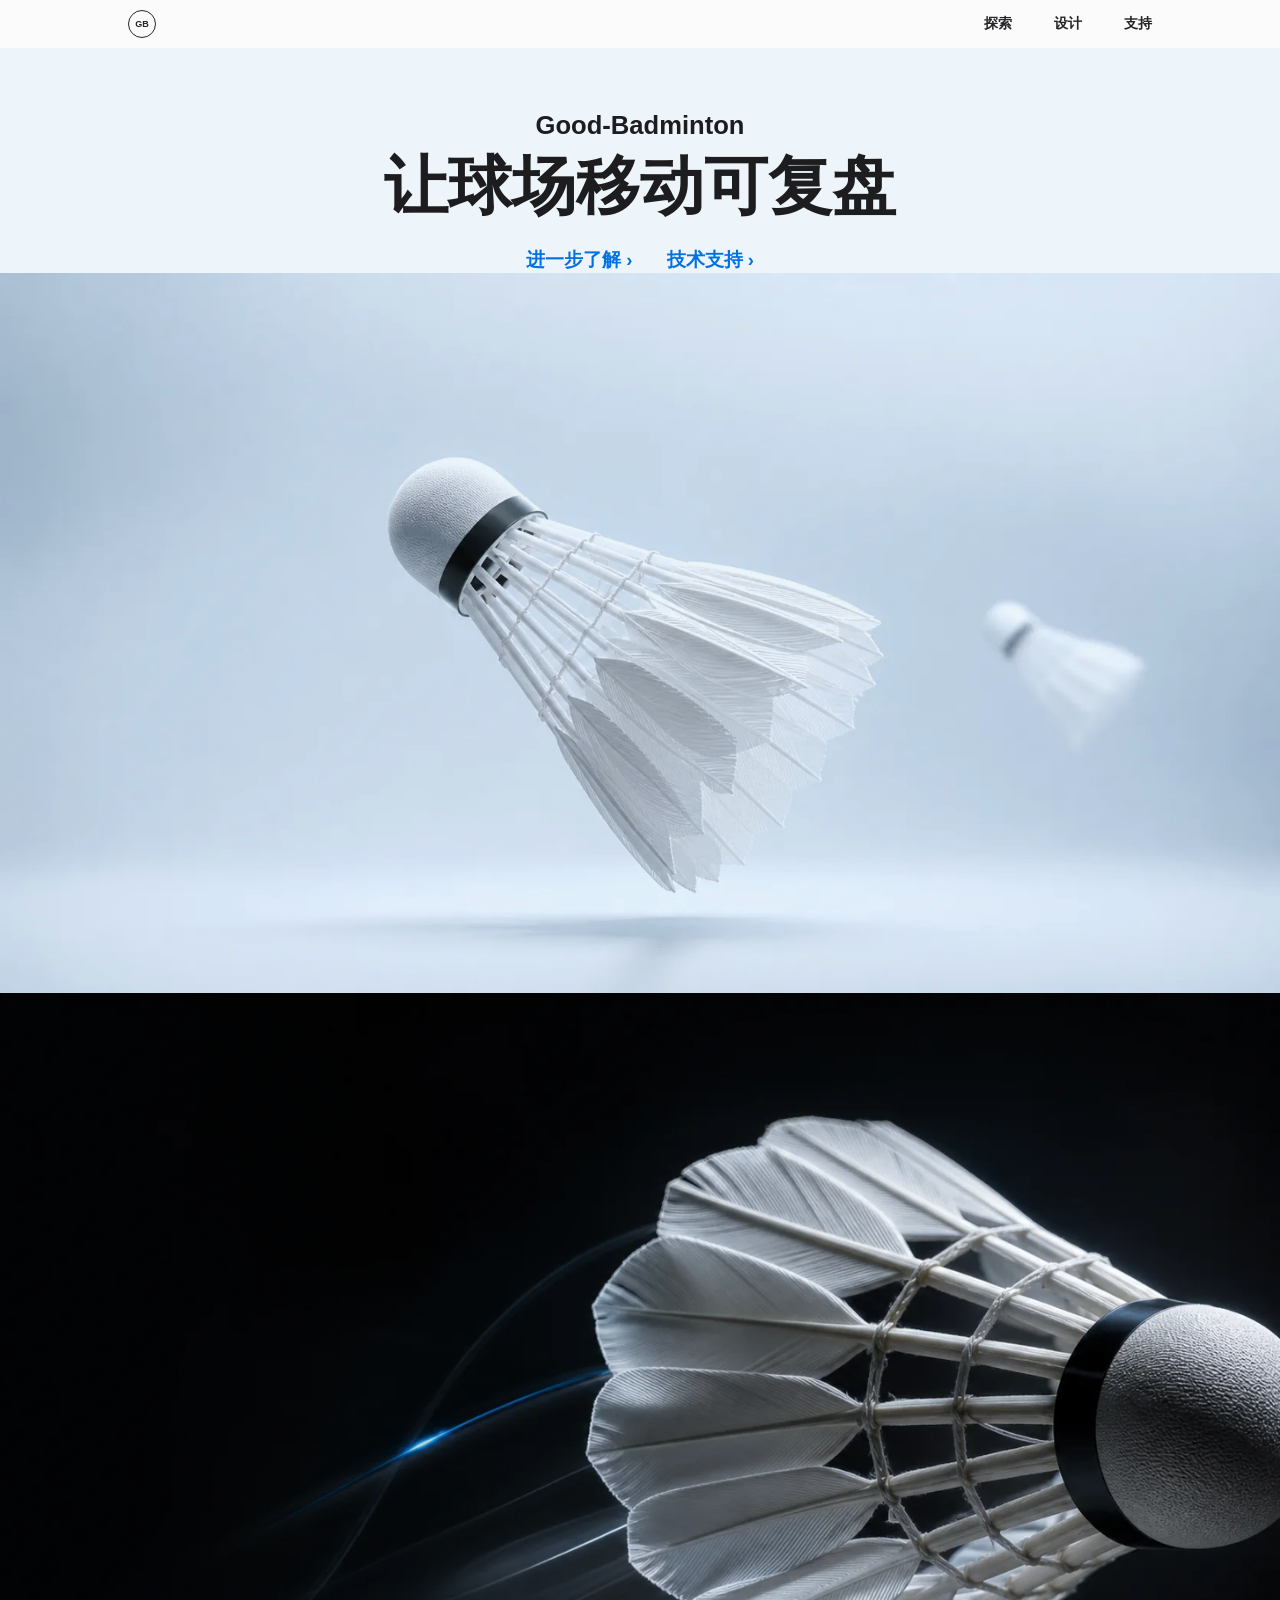
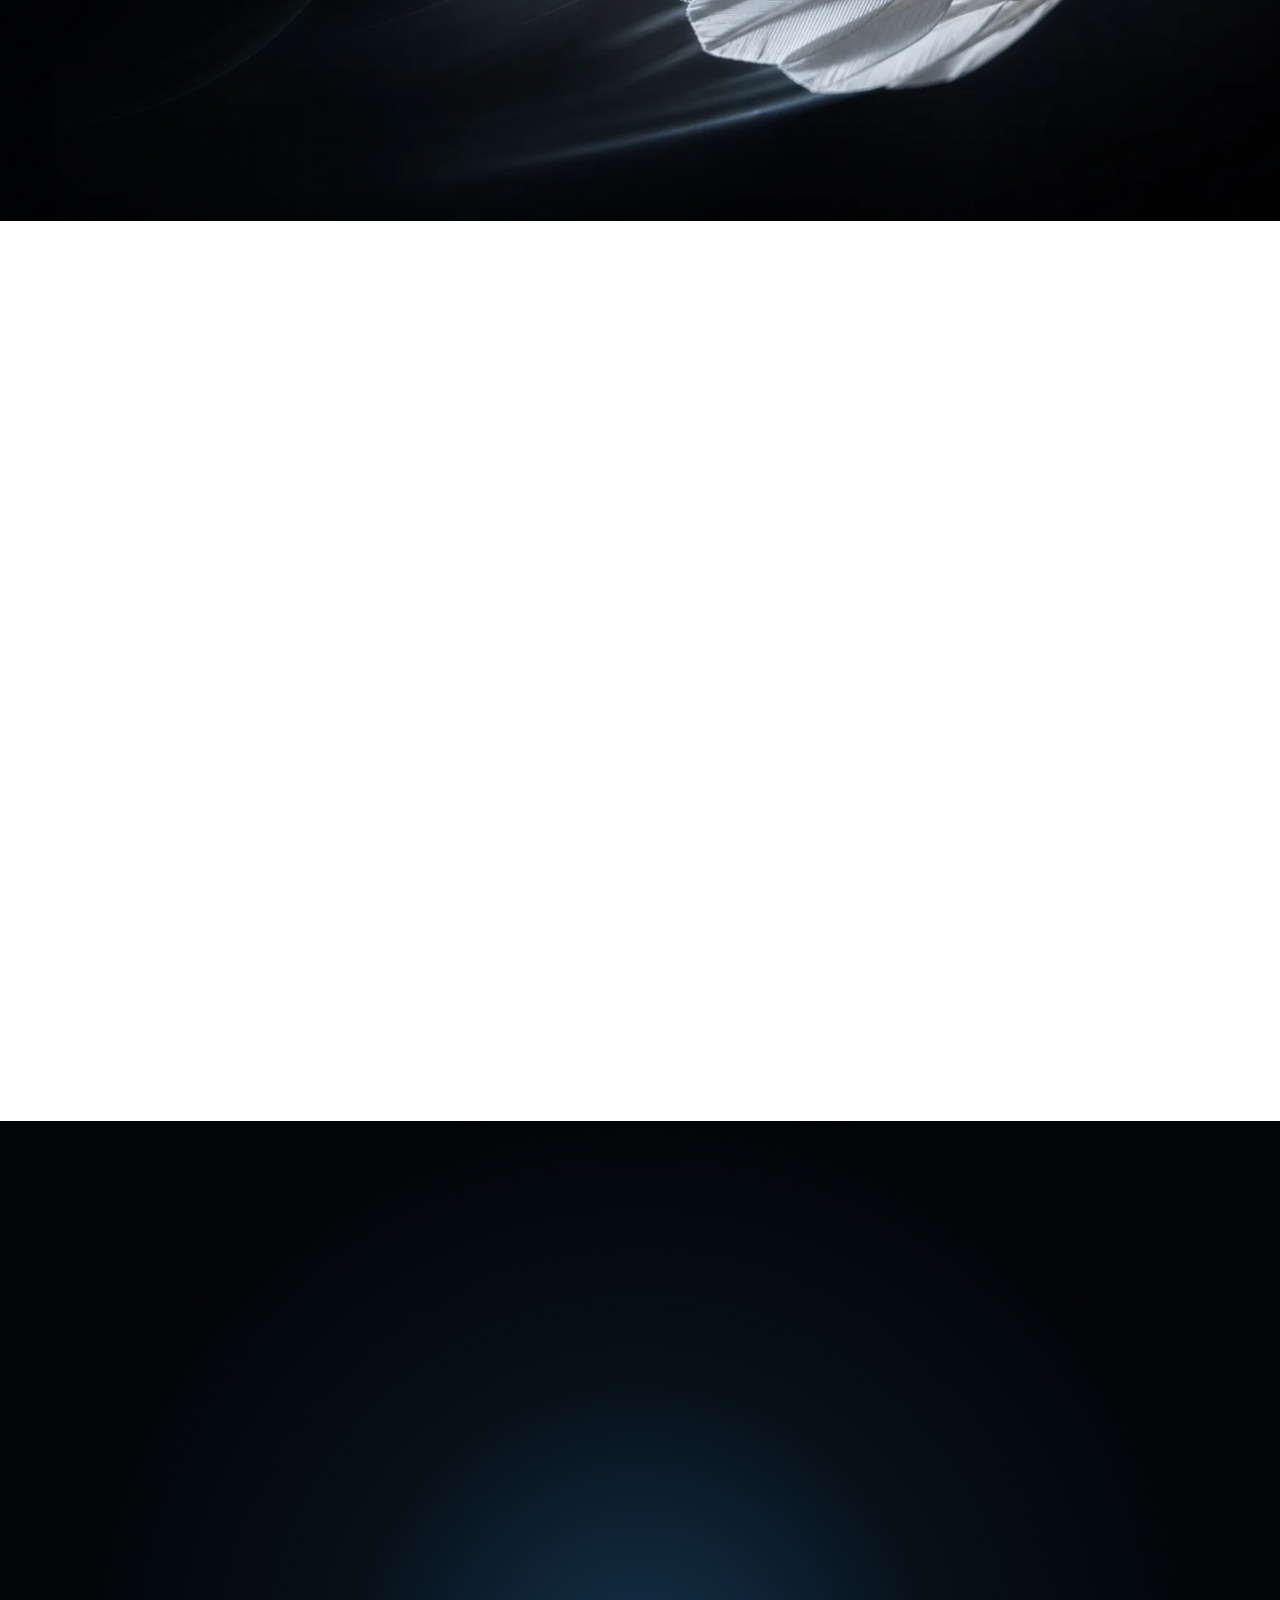
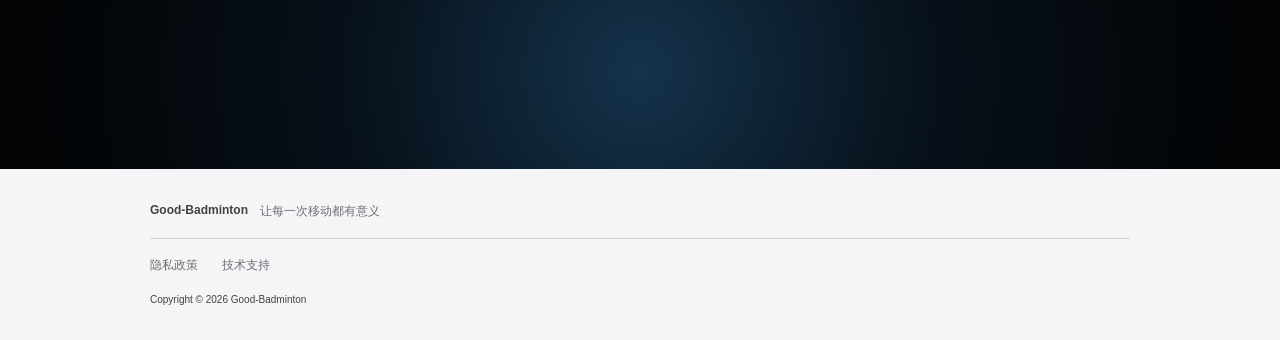
<file: website/index.html>
<!doctype html>
<html lang="zh-CN">
  <head>
    <meta charset="utf-8" />
    <meta name="viewport" content="width=device-width, initial-scale=1" />
    <meta name="description" content="智羽：从单机位羽毛球视频查看移动轨迹、场区覆盖与训练复盘。" />
    <title>Good-Badminton</title>
    <link rel="stylesheet" href="./landing-apple.css?v=20260711-5" />
  </head>
  <body>
    <header class="global-nav">
      <a class="symbol" href="#top" aria-label="Good-Badminton 首页">GB</a>
      <nav aria-label="主导航"><a href="#vision">探索</a><a href="#design">设计</a><a href="./support.html">支持</a></nav>
    </header>

    <main id="top">
      <section class="hero light-section">
        <div class="headline reveal">
          <p class="product-name">Good-Badminton</p>
          <h1>让球场移动可复盘</h1>
          <div class="links"><a href="#vision">进一步了解 ›</a><a href="./support.html">技术支持 ›</a></div>
        </div>
        <img class="hero-product" src="./assets/shuttle-hero-v1.webp" alt="悬浮于浅色空间中的白色羽毛球" />
      </section>

      <section class="statement dark-section" id="vision">
        <img class="dark-product" src="./assets/shuttle-dark-v1.webp" alt="深色空间中的羽毛球细节" />
        <div class="statement-copy reveal">
          <p>从单机位比赛视频出发</p>
          <h2>移动<br /><span>有迹可循</span></h2>
          <a href="#design">继续探索 ›</a>
        </div>
      </section>

      <section class="detail light-section" id="design">
        <div class="detail-copy reveal">
          <p>轨迹、热力图与条件覆盖</p>
          <h2>看见站位<br /><span>回看关键片段</span></h2>
        </div>
        <img class="detail-product reveal" src="./assets/shuttle-hero-v1.webp" alt="白色羽毛球的羽毛细节" />
      </section>

      <section class="closing dark-section" id="closing">
        <div class="closing-copy reveal">
          <p>Good-Badminton</p>
          <h2>把训练记录留给下一次复盘</h2>
          <div class="links"><a href="#top">返回顶部 ↑</a><a href="./privacy.html">隐私政策 ›</a></div>
        </div>
      </section>
    </main>

    <footer><div><strong>Good-Badminton</strong><span>让每一次移动都有意义</span></div><nav><a href="./privacy.html">隐私政策</a><a href="./support.html">技术支持</a></nav><small>Copyright © 2026 Good-Badminton</small></footer>
    <script src="./landing-apple.js?v=20260711-1"></script>
  </body>
</html>
</file>
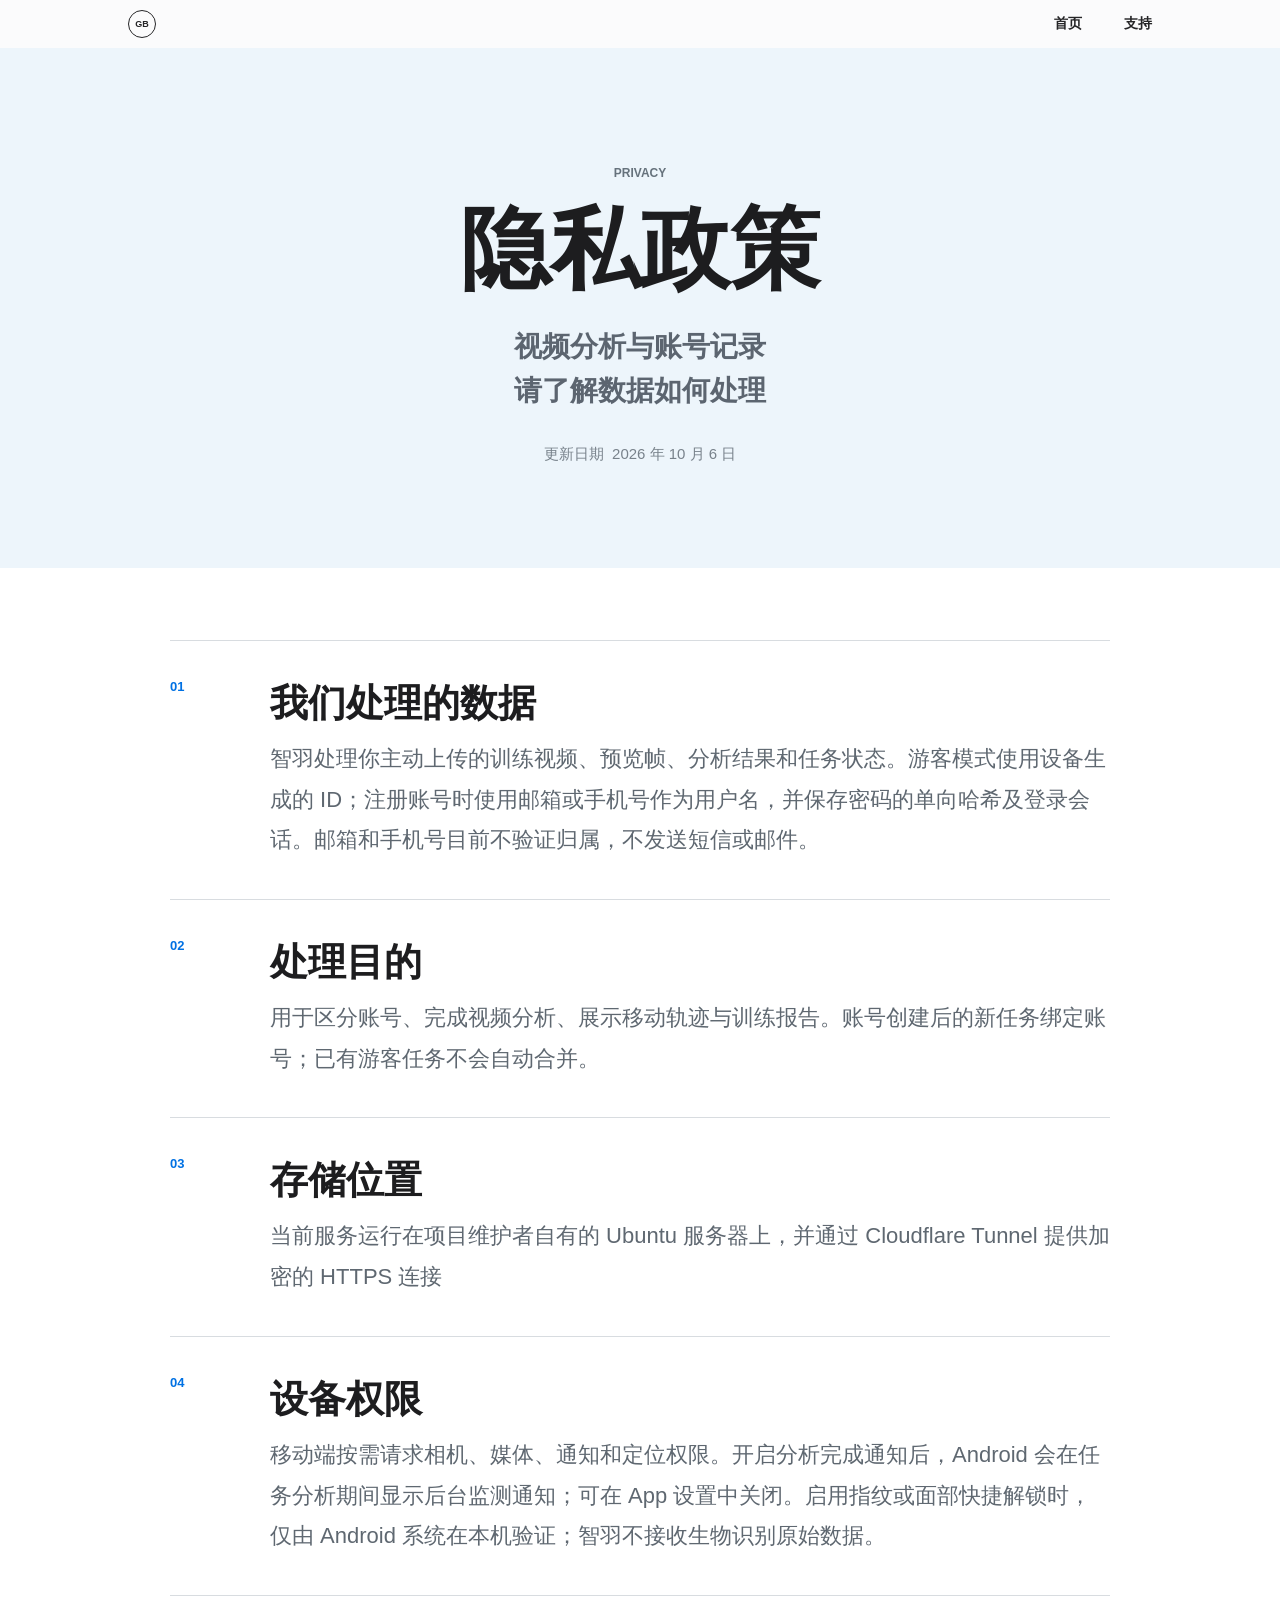
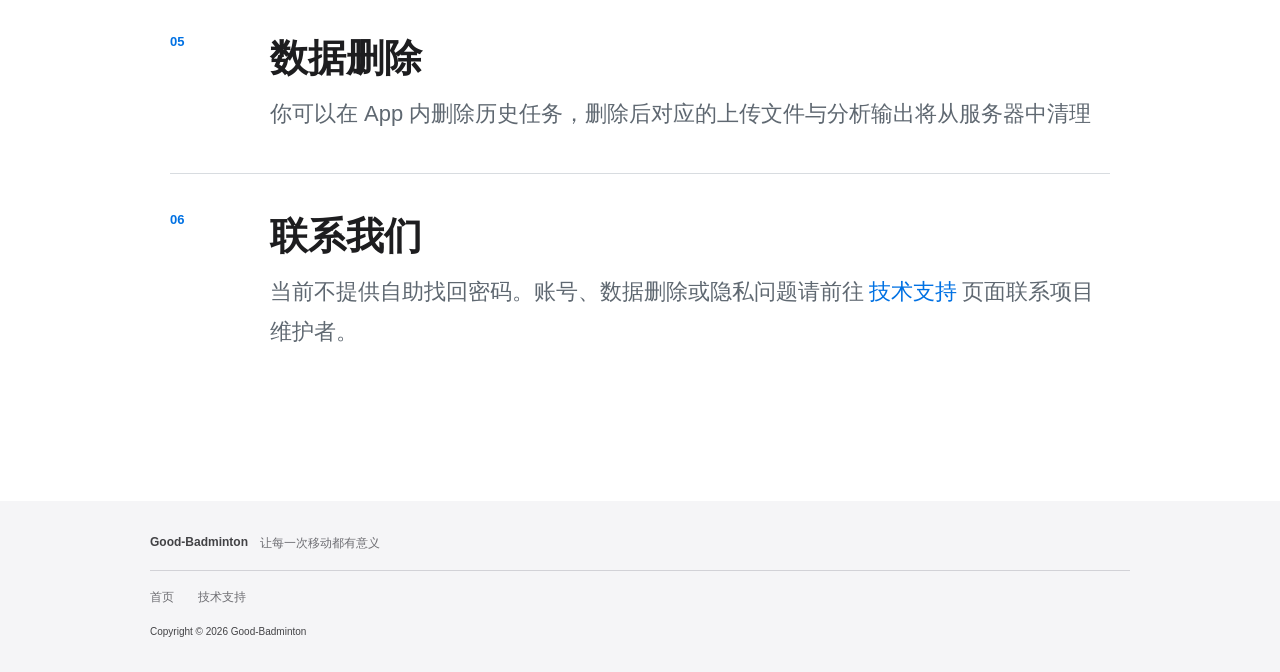
<file: website/privacy.html>
<!doctype html>
<html lang="zh-CN">
  <head>
    <meta charset="utf-8" />
    <meta name="viewport" content="width=device-width, initial-scale=1" />
    <meta name="description" content="Good-Badminton 隐私政策" />
    <title>隐私政策 | Good-Badminton</title>
    <link rel="stylesheet" href="./landing-apple.css?v=20260711-5" />
  </head>
  <body class="legal-page">
    <header class="global-nav">
      <a class="symbol" href="./index.html" aria-label="Good-Badminton 首页">GB</a>
      <nav aria-label="主导航"><a href="./index.html">首页</a><a href="./support.html">支持</a></nav>
    </header>

    <main>
      <section class="legal-hero">
        <p class="legal-label">PRIVACY</p>
        <h1>隐私政策</h1>
        <p class="legal-intro">视频分析与账号记录<br />请了解数据如何处理</p>
        <p class="updated">更新日期&nbsp;&nbsp;2026 年 10 月 6 日</p>
      </section>

      <div class="legal-content">
        <section><span>01</span><div><h2>我们处理的数据</h2><p>智羽处理你主动上传的训练视频、预览帧、分析结果和任务状态。游客模式使用设备生成的 ID；注册账号时使用邮箱或手机号作为用户名，并保存密码的单向哈希及登录会话。邮箱和手机号目前不验证归属，不发送短信或邮件。</p></div></section>
        <section><span>02</span><div><h2>处理目的</h2><p>用于区分账号、完成视频分析、展示移动轨迹与训练报告。账号创建后的新任务绑定账号；已有游客任务不会自动合并。</p></div></section>
        <section><span>03</span><div><h2>存储位置</h2><p>当前服务运行在项目维护者自有的 Ubuntu 服务器上，并通过 Cloudflare Tunnel 提供加密的 HTTPS 连接</p></div></section>
        <section><span>04</span><div><h2>设备权限</h2><p>移动端按需请求相机、媒体、通知和定位权限。开启分析完成通知后，Android 会在任务分析期间显示后台监测通知；可在 App 设置中关闭。启用指纹或面部快捷解锁时，仅由 Android 系统在本机验证；智羽不接收生物识别原始数据。</p></div></section>
        <section><span>05</span><div><h2>数据删除</h2><p>你可以在 App 内删除历史任务，删除后对应的上传文件与分析输出将从服务器中清理</p></div></section>
        <section><span>06</span><div><h2>联系我们</h2><p>当前不提供自助找回密码。账号、数据删除或隐私问题请前往<a href="./support.html">技术支持</a>页面联系项目维护者。</p></div></section>
      </div>
    </main>

    <footer><div><strong>Good-Badminton</strong><span>让每一次移动都有意义</span></div><nav><a href="./index.html">首页</a><a href="./support.html">技术支持</a></nav><small>Copyright © 2026 Good-Badminton</small></footer>
  </body>
</html>
</file>
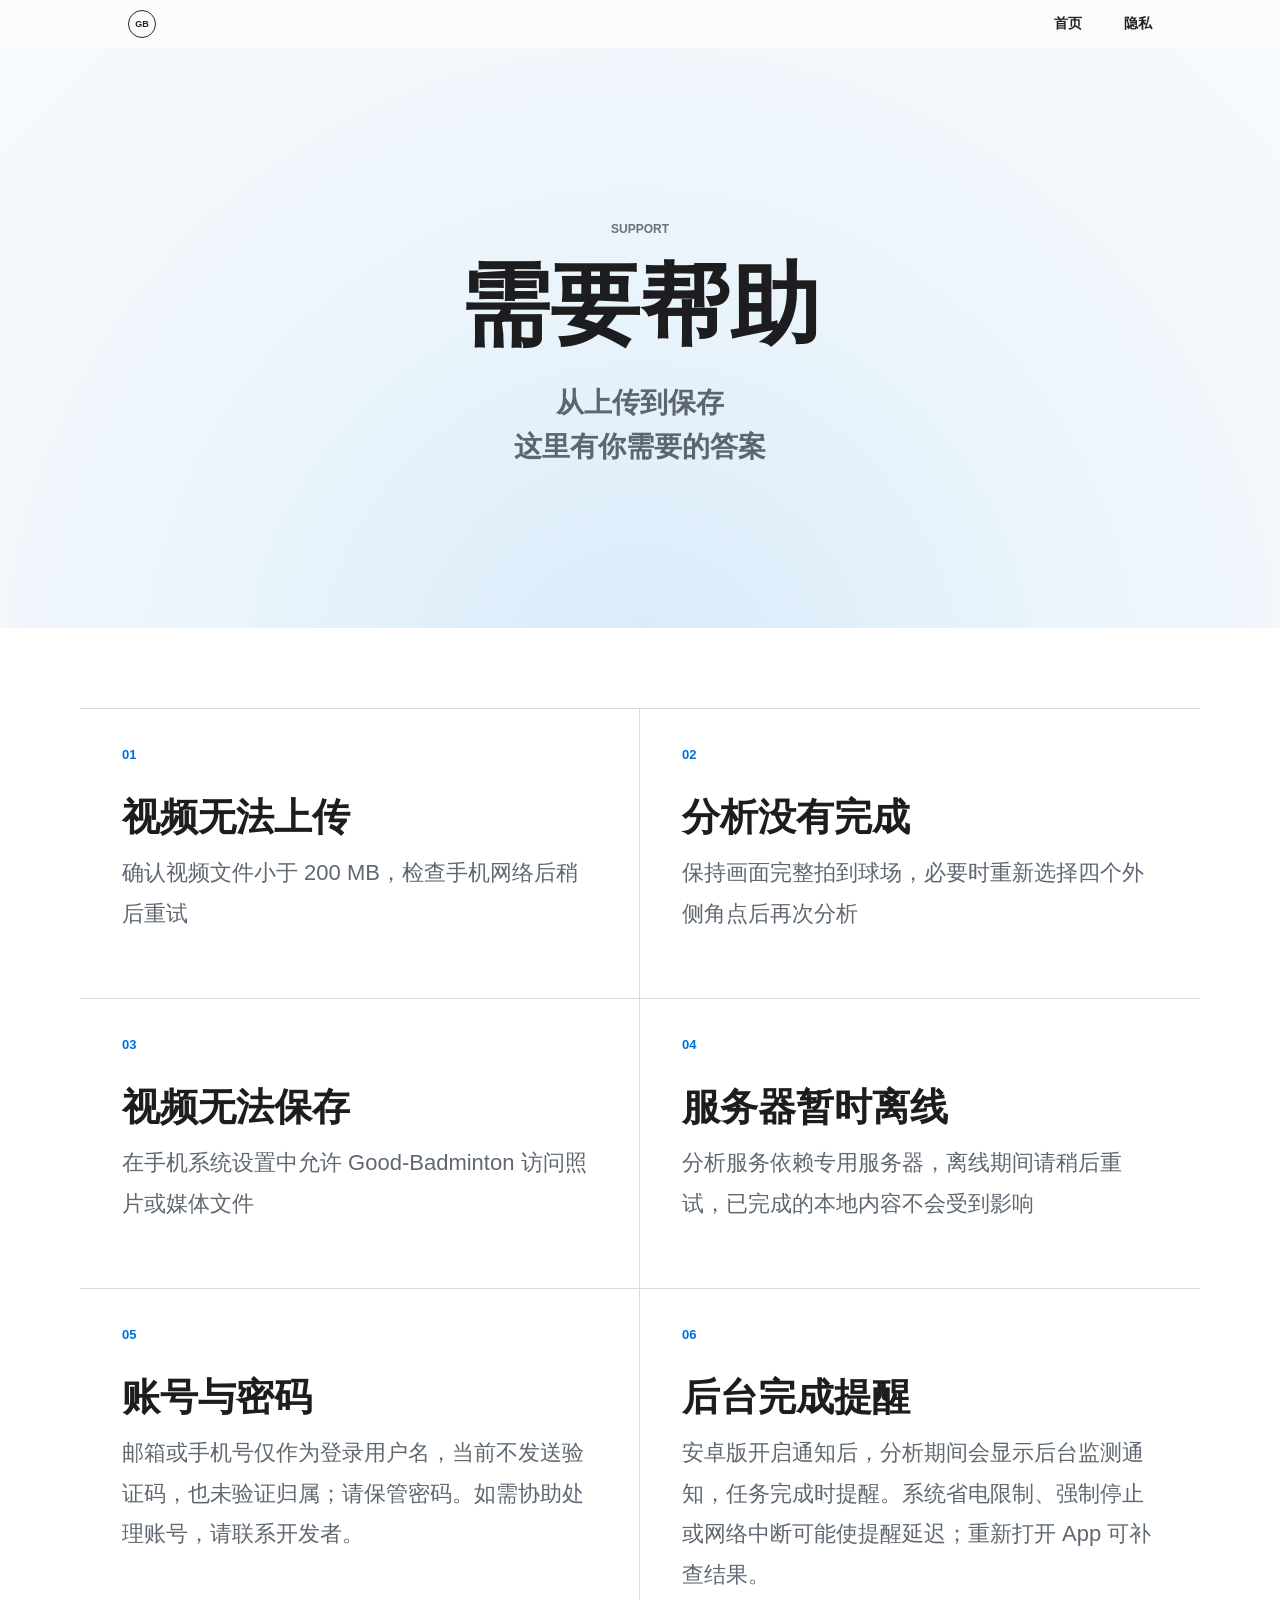
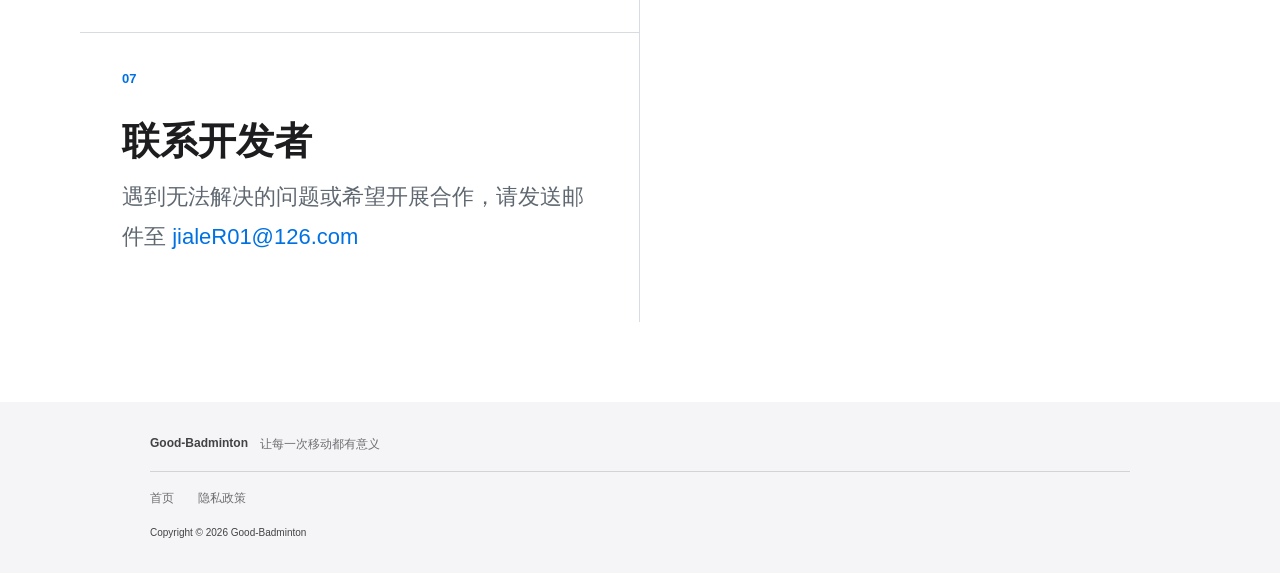
<file: website/support.html>
<!doctype html>
<html lang="zh-CN">
  <head>
    <meta charset="utf-8" />
    <meta name="viewport" content="width=device-width, initial-scale=1" />
    <meta name="description" content="Good-Badminton 技术支持" />
    <title>技术支持 | Good-Badminton</title>
    <link rel="stylesheet" href="./landing-apple.css?v=20260711-5" />
  </head>
  <body class="legal-page support-page">
    <header class="global-nav">
      <a class="symbol" href="./index.html" aria-label="Good-Badminton 首页">GB</a>
      <nav aria-label="主导航"><a href="./index.html">首页</a><a href="./privacy.html">隐私</a></nav>
    </header>

    <main>
      <section class="legal-hero support-hero">
        <p class="legal-label">SUPPORT</p>
        <h1>需要帮助</h1>
        <p class="legal-intro">从上传到保存<br />这里有你需要的答案</p>
      </section>

      <div class="support-grid">
        <article><span>01</span><h2>视频无法上传</h2><p>确认视频文件小于 200 MB，检查手机网络后稍后重试</p></article>
        <article><span>02</span><h2>分析没有完成</h2><p>保持画面完整拍到球场，必要时重新选择四个外侧角点后再次分析</p></article>
        <article><span>03</span><h2>视频无法保存</h2><p>在手机系统设置中允许 Good-Badminton 访问照片或媒体文件</p></article>
        <article><span>04</span><h2>服务器暂时离线</h2><p>分析服务依赖专用服务器，离线期间请稍后重试，已完成的本地内容不会受到影响</p></article>
        <article><span>05</span><h2>账号与密码</h2><p>邮箱或手机号仅作为登录用户名，当前不发送验证码，也未验证归属；请保管密码。如需协助处理账号，请联系开发者。</p></article>
        <article><span>06</span><h2>后台完成提醒</h2><p>安卓版开启通知后，分析期间会显示后台监测通知，任务完成时提醒。系统省电限制、强制停止或网络中断可能使提醒延迟；重新打开 App 可补查结果。</p></article>
        <article><span>07</span><h2>联系开发者</h2><p>遇到无法解决的问题或希望开展合作，请发送邮件至 <a href="mailto:jialeR01@126.com">jialeR01@126.com</a></p></article>
      </div>

    </main>

    <footer><div><strong>Good-Badminton</strong><span>让每一次移动都有意义</span></div><nav><a href="./index.html">首页</a><a href="./privacy.html">隐私政策</a></nav><small>Copyright © 2026 Good-Badminton</small></footer>
  </body>
</html>
</file>
<file: website/landing-apple.css>
:root { --ink: #1d1d1f; --blue: #0071e3; --blue-bright: #2997ff; --soft: #f5f5f7; --ice: #edf5fb; }
* { box-sizing: border-box; }
html { scroll-behavior: smooth; }
body { margin: 0; background: #fff; color: var(--ink); font-family: -apple-system, BlinkMacSystemFont, "Segoe UI", "Noto Sans CJK SC", "Microsoft YaHei", Arial, sans-serif; letter-spacing: 0; }
a { color: inherit; }
.global-nav { position: sticky; z-index: 50; top: 0; height: 48px; display: flex; align-items: center; justify-content: space-between; padding: 0 max(22px, calc((100vw - 1024px) / 2)); background: rgba(250,250,252,.82); color: #252527; backdrop-filter: saturate(180%) blur(20px); }
.symbol { display: grid; width: 28px; height: 28px; place-items: center; border: 1.5px solid #252527; border-radius: 50%; font-family: -apple-system, BlinkMacSystemFont, "Segoe UI", Arial, sans-serif; font-size: 9px; font-weight: 750; text-decoration: none; }
.global-nav nav { display: flex; gap: clamp(22px, 4vw, 42px); }
.global-nav nav a { font-size: 14px; font-weight: 600; text-decoration: none; }
.global-nav nav a:hover { color: var(--blue); }
.light-section, .dark-section { position: relative; overflow: hidden; }
.hero { min-height: calc(100svh - 48px); display: flex; flex-direction: column; align-items: center; background: var(--ice); text-align: center; }
.headline { position: relative; z-index: 2; width: min(1100px, 100%); padding: clamp(50px, 7vh, 78px) 24px 0; }
.product-name { margin: 0 0 9px; font-family: -apple-system, BlinkMacSystemFont, "Segoe UI", Arial, sans-serif; font-size: clamp(21px, 2vw, 29px); font-weight: 650; }
h1, h2, p { letter-spacing: 0; }
h1 { margin: 0; font-size: clamp(44px, 5vw, 70px); font-weight: 700; line-height: 1.18; }
.links { display: flex; justify-content: center; gap: 34px; margin-top: 22px; }
.links a, .statement-copy > a { color: var(--blue); font-size: clamp(18px, 1.45vw, 21px); font-weight: 600; text-decoration: none; }
.links a:hover, .statement-copy > a:hover { text-decoration: underline; }
.hero-product { width: 100%; min-height: 420px; flex: 1; display: block; object-fit: cover; object-position: center; mix-blend-mode: multiply; }
.statement { min-height: 92svh; display: grid; align-items: center; padding: 11vh clamp(24px, 8vw, 130px); background: #020406; color: #f5f5f7; }
.dark-product { position: absolute; inset: 0; width: 100%; height: 100%; object-fit: cover; object-position: center; }
.statement::after { content: ""; position: absolute; inset: 0; background: linear-gradient(90deg, rgba(0,0,0,.32), transparent 56%); }
.statement-copy { position: relative; z-index: 2; width: min(720px, 52vw); }
.statement-copy p, .detail-copy p, .closing-copy p { margin: 0 0 15px; font-size: clamp(21px, 1.8vw, 27px); font-weight: 600; line-height: 1.4; }
.statement h2, .detail h2, .closing h2 { margin: 0; font-size: clamp(52px, 7vw, 96px); font-weight: 700; line-height: 1.12; }
.statement h2 span { color: #a7c9e8; }
.statement-copy > a { display: inline-block; margin-top: 30px; color: var(--blue-bright); }
.detail { min-height: 100svh; display: flex; flex-direction: column; align-items: center; justify-content: space-between; padding: 12vh 24px 0; background: #fff; text-align: center; }
.detail-copy { position: relative; z-index: 2; width: min(1100px, 100%); }
.detail h2 { font-size: clamp(50px, 6.5vw, 90px); }
.detail h2 span { background: linear-gradient(90deg, #0071e3, #53b7df); -webkit-background-clip: text; color: transparent; }
.detail-product { display: block; width: 100vw; height: min(62svh, 720px); min-height: 520px; object-fit: cover; object-position: center 58%; mix-blend-mode: multiply; }
.closing { min-height: 72svh; display: grid; place-items: center; padding: 80px 24px; background: radial-gradient(circle at 50% 85%, #15334c 0, #07111a 34%, #020406 70%); color: #f5f5f7; text-align: center; }
.closing h2 { background: linear-gradient(90deg, #f5f5f7 0%, #dcecf8 22%, #3a9fe8 50%, #dcecf8 78%, #f5f5f7 100%); -webkit-background-clip: text; color: transparent; }
.closing .links a { color: #2997ff; }
footer { padding: 34px max(22px, calc((100vw - 980px) / 2)); background: var(--soft); color: #6e6e73; font-size: 12px; }
footer > div { display: flex; gap: 12px; padding-bottom: 18px; border-bottom: 1px solid #d2d2d7; }
footer strong, footer small { color: #424245; font-family: -apple-system, BlinkMacSystemFont, "Segoe UI", Arial, sans-serif; }
footer nav { display: flex; gap: 24px; padding: 18px 0; }
footer a { text-decoration: none; } footer a:hover { text-decoration: underline; }
.reveal { opacity: 0; transform: translateY(28px); transition: opacity .8s ease, transform .8s ease; }
.reveal.visible { opacity: 1; transform: translateY(0); }
@media (max-width: 600px) {
  .global-nav { padding: 0 18px; }
  .global-nav nav { gap: 18px; }
  .headline { padding: 42px 18px 0; }
  .product-name { margin-bottom: 8px; font-size: 20px; }
  h1 { font-size: clamp(38px, 11vw, 46px); line-height: 1.2; }
  .links { gap: 20px; margin-top: 15px; }
  .links a, .statement-copy > a { font-size: 17px; }
  .hero-product { min-height: 410px; object-position: 42% center; }
  .statement { min-height: 82svh; padding: 76px 22px; align-items: start; }
  .statement-copy { width: 100%; }
  .dark-product { object-position: 61% center; opacity: .82; }
  .statement::after { background: linear-gradient(0deg, rgba(0,0,0,.15), rgba(0,0,0,.82) 78%); }
  .statement-copy p, .detail-copy p, .closing-copy p { margin-bottom: 10px; font-size: 19px; }
  .statement h2, .detail h2, .closing h2 { font-size: clamp(42px, 12.5vw, 52px); line-height: 1.16; }
  .detail { min-height: 84svh; padding: 76px 18px 0; }
  .detail-product { width: calc(100% + 36px); height: 48svh; min-height: 390px; max-width: none; object-position: 40% center; }
  .closing { min-height: 60svh; }
  footer > div { flex-direction: column; }
}
@media (min-width: 601px) and (max-width: 1024px) {
  .headline { padding-top: 58px; }
  .hero-product { object-position: 45% center; }
  .statement { min-height: 82svh; padding-inline: 7vw; }
  .statement-copy { width: 54vw; }
  .detail { min-height: 88svh; padding-top: 9vh; }
}
@media (min-width: 1600px) {
  .hero-product { max-height: 760px; }
  .statement, .detail { min-height: 900px; }
}
@media (prefers-reduced-motion: reduce) { html { scroll-behavior: auto; } .reveal { opacity: 1; transform: none; transition: none; } }

/* Privacy and support */
.legal-page { background: #fff; }
.legal-hero { min-height: 520px; display: flex; flex-direction: column; align-items: center; justify-content: center; padding: 84px 24px 70px; background: var(--ice); text-align: center; }
.legal-label { margin: 0 0 18px; color: #66727c; font-family: -apple-system, BlinkMacSystemFont, "Segoe UI", Arial, sans-serif; font-size: 12px; font-weight: 700; }
.legal-hero h1 { margin: 0; font-size: clamp(56px, 7vw, 92px); line-height: 1.15; }
.legal-intro { margin: 24px 0 0; color: #5c6570; font-size: clamp(22px, 2.2vw, 30px); font-weight: 600; line-height: 1.55; }
.updated { margin: 32px 0 0; color: #78828b; font-size: 15px; }
.legal-content { width: min(940px, calc(100% - 48px)); margin: 0 auto; padding: 72px 0 110px; }
.legal-content section { display: grid; grid-template-columns: 72px 1fr; gap: 28px; padding: 38px 0; border-top: 1px solid #d8dce0; }
.legal-content section > span, .support-grid article > span { color: var(--blue); font-family: -apple-system, BlinkMacSystemFont, "Segoe UI", Arial, sans-serif; font-size: 13px; font-weight: 700; }
.legal-content h2, .support-grid h2, .support-closing h2 { margin: 0; font-size: clamp(28px, 3vw, 40px); line-height: 1.25; }
.legal-content p, .support-grid p { margin: 12px 0 0; color: #5f6871; font-size: clamp(18px, 1.8vw, 22px); line-height: 1.85; }
.legal-content p a { margin: 0 5px; color: var(--blue); text-decoration: none; }
.support-grid p a { color: var(--blue); text-decoration: none; overflow-wrap: anywhere; }
.support-grid p a:hover { text-decoration: underline; }
.support-hero { min-height: 580px; background: radial-gradient(circle at 50% 110%, #d7ebfa, #edf5fb 52%, #f7fafc); }
.support-grid { width: min(1120px, calc(100% - 48px)); display: grid; grid-template-columns: repeat(2, minmax(0, 1fr)); margin: 0 auto; padding: 80px 0; }
.support-grid article { min-height: 290px; padding: 36px 42px; border-top: 1px solid #d8dce0; }
.support-grid article:nth-child(odd) { border-right: 1px solid #d8dce0; }
.support-grid h2 { margin-top: 30px; }
@media (max-width: 600px) {
  .legal-hero, .support-hero { min-height: 470px; padding: 68px 20px 58px; }
  .legal-hero h1 { font-size: 54px; }
  .legal-intro { font-size: 21px; }
  .legal-content { width: calc(100% - 40px); padding: 44px 0 76px; }
  .legal-content section { grid-template-columns: 36px 1fr; gap: 14px; padding: 30px 0; }
  .legal-content h2, .support-grid h2 { font-size: 29px; }
  .legal-content p, .support-grid p { font-size: 18px; line-height: 1.75; }
  .support-grid { width: calc(100% - 40px); grid-template-columns: 1fr; padding: 48px 0; }
  .support-grid article { min-height: 0; padding: 30px 0; }
  .support-grid article:nth-child(odd) { border-right: 0; }
  .support-grid h2 { margin-top: 18px; }
}
</file>
